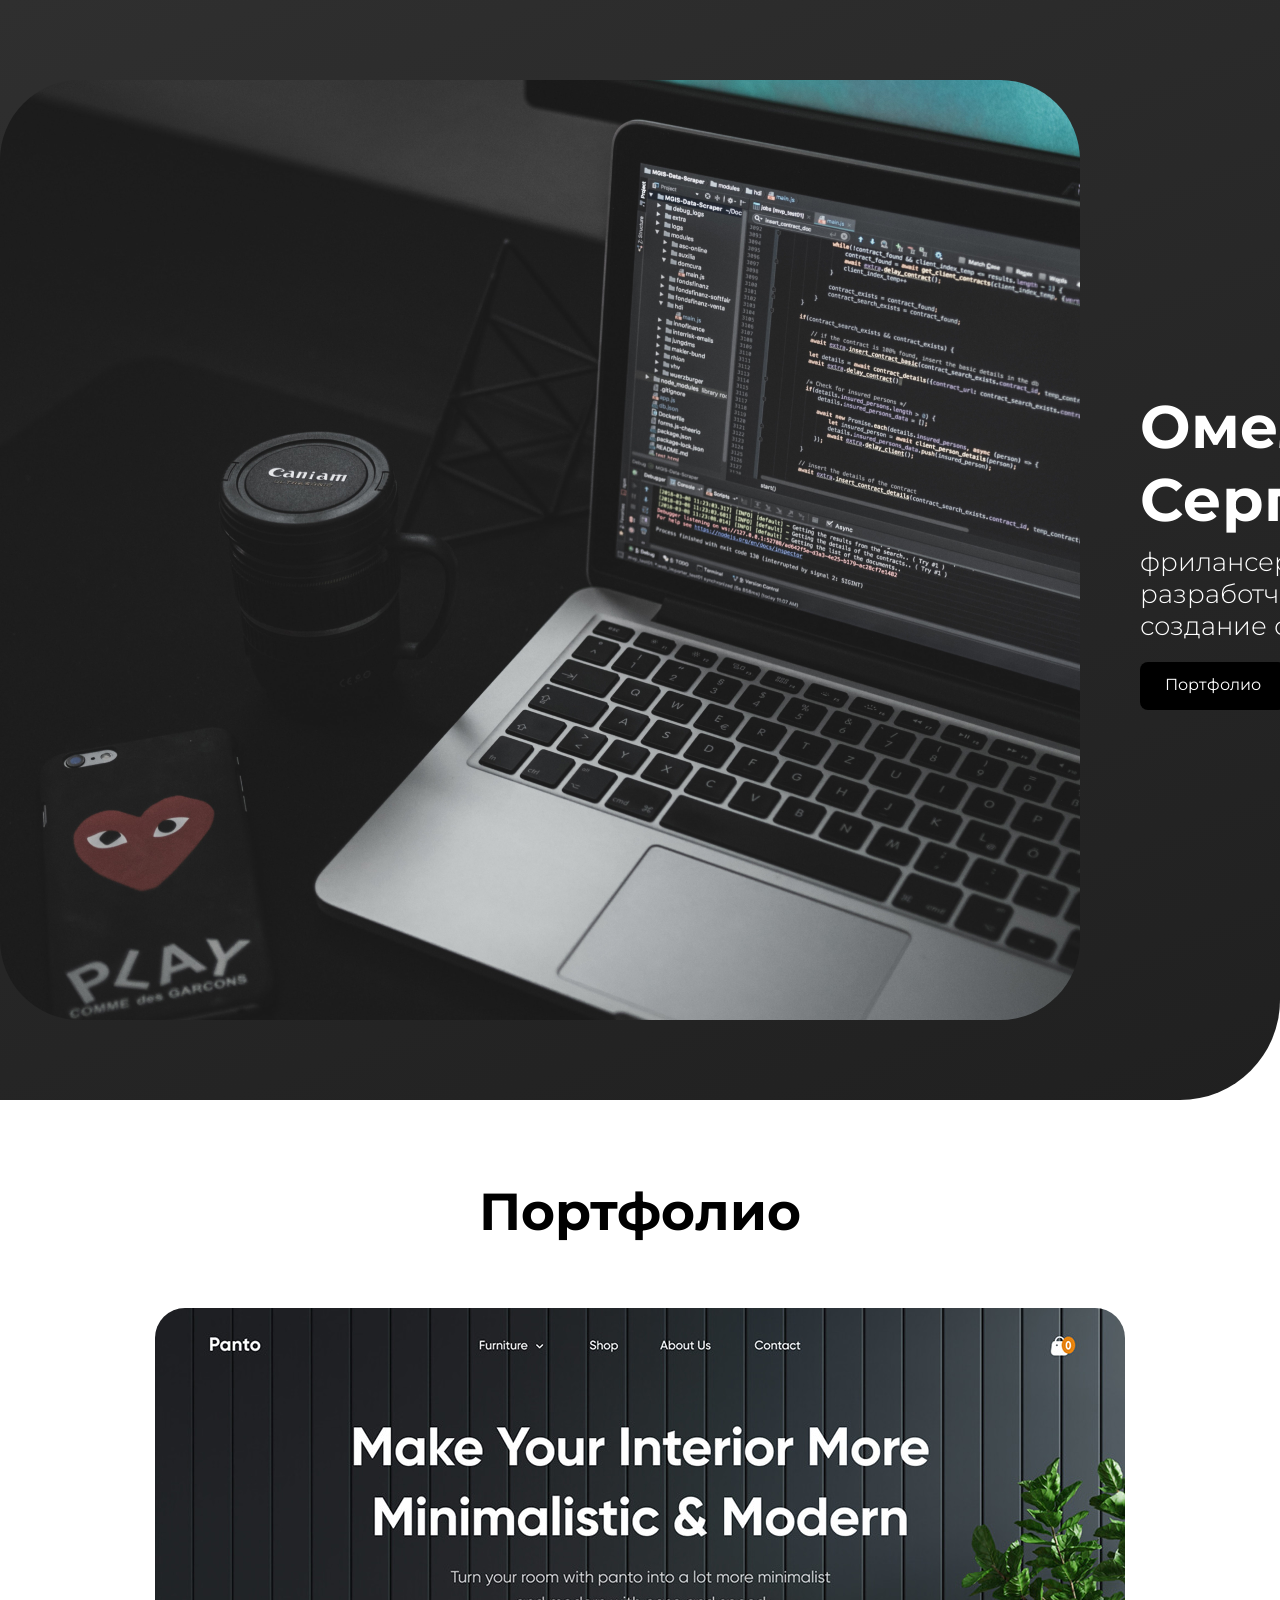
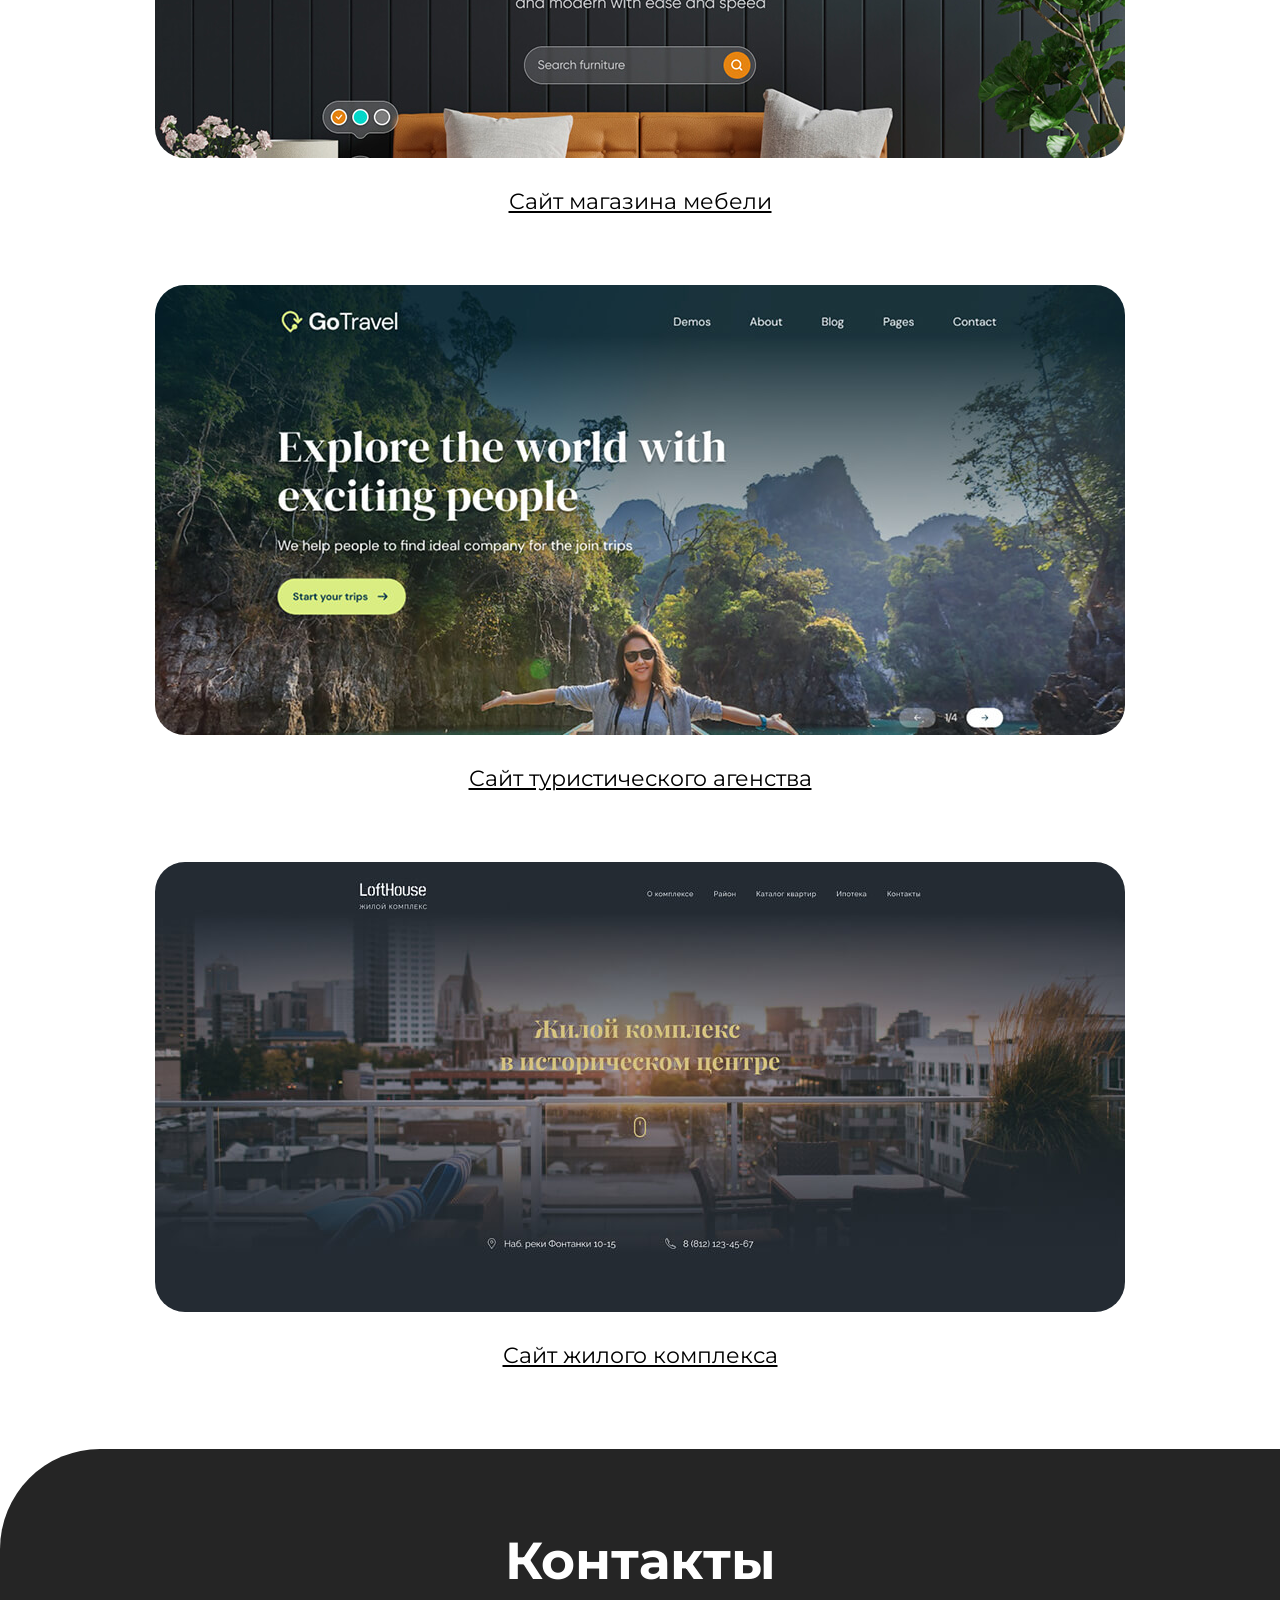
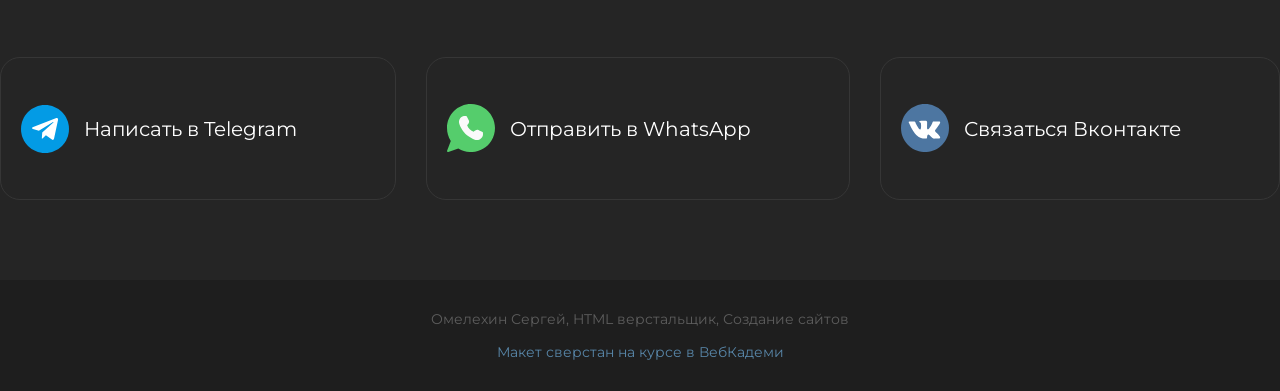
<file: index.html>
<!DOCTYPE html>
<html lang="ru">
  <head>
    <meta charset="UTF-8" />
    <meta name="viewport" content="width=device-width, initial-scale=1.0" />
    <title>My portfolio</title>
    <link rel="stylesheet" href="reset.css"/>
    <link rel="stylesheet" href="main.css"/>
    <link rel="stylesheet" href="media.css"/>
    <link rel="icon" type="image/x-icon" href="/favicons/favicon.svg" />
    <link rel="apple-touch-icon" sizes="180x180" href="/favicons/apple-touch-icon.png" />
  </head>
  <body>
    <header class="header">
      <div class="container">
        <div class="header-row">
          <img src="photo.jpg" srcset="photo@2x.jpg" alt="photo" class="header-img">
          <div class="header-desc">
            <h1 class="header-title">Омелехин Сергей</h1>
            <p class="header-text">
              фрилансер, веб-разработчик, <br>  
              создание сайтов
            </p>
           <div class="header-btns">
              <a href="#portfolio" class="btn">Портфолио</a>
              <a href="#contacts" class="btn-outline">Контакты</a> 
            </div>
          </div>
        </div>
      </div> 
      <!-- <video class="header-video" autoplay muted loop> 
<source type="video/mp4" src="">
      </video> -->
    </header>
    
    <!-- main -->
    <main>
      <section class="portfolio" id="portfolio">
        <!-- <section class="portfolio" id="portfolio"> -->
        <div class="container">
          <h2 class="portfolio-title">Портфолио</h2>
          <div class="projects">
            <article class="project">
              <a href="./panto.html">
                <img
                  src="project-01.jpg"
                  srcset="project-01 (1).jpg"
                  alt="Сайт магазин мебели"
                  class="project-img"
              /></a>
              <h3 class="project-title">
                <a href="panto.html" target="_blank">Сайт магазина мебели</a>
              </h3>
            </article>
            <article class="project">
              <a href="#!">
                <img
                  src="project-02 (1).jpg"
                  srcset="project-02 (2).jpg"
                  alt="Сайт магазин мебели"
                  class="project-img"></a>
              <h3 class="project-title">
                <a href="GO trevel.html" target="_blank">Сайт туристического агенства</a>
              </h3>
            </article>
            <article class="project">
              <a href="#!">
                <img
                  src="project-03@2x.jpg"
                  srcset="project-03.jpg"
                  alt="Сайт магазин мебели"
                  class="project-img"/></a>
              <h3 class="project-title">
                <a href="LoftHouse.html" target="_blank">Сайт жилого комплекса</a>
              </h3>
            </article>
          </div>
        </div>
      </section>
      <section class="contacts" id="contacts">
        <div class="container">
          <h2 class="contacts-title">Контакты</h2>

          <div class="messangers">
            <a href="#!" target="_blank" class="messanger">
              <img src="telegram.svg" alt="Telegram" />Написать в
              Telegram</a
            >
            <a href="#!" target="_blank" class="messanger">
              <img src="whatsapp.svg" alt="WhatsApp" />Отправить в
              WhatsApp</a
            >
            <a href="#!" target="_blank" class="messanger">
              <img src="vk.svg" alt="Вконтакте" />Связаться Вконтакте</a
            >
          </div>
        </div>
      </section>
    </main>
    <footer class="footer">
      <div class="container">
        <div class="footer-inner">
          <p>Омелехин Сергей, HTML верстальщик, Создание сайтов</p>
          <p>
            <a href="https://webcademy.ru" target="_blank">Макет сверстан на курсе в ВебКадеми</a>
          </p>
        </div>
      </div>
    </footer>
  </body>
</html>
</file>
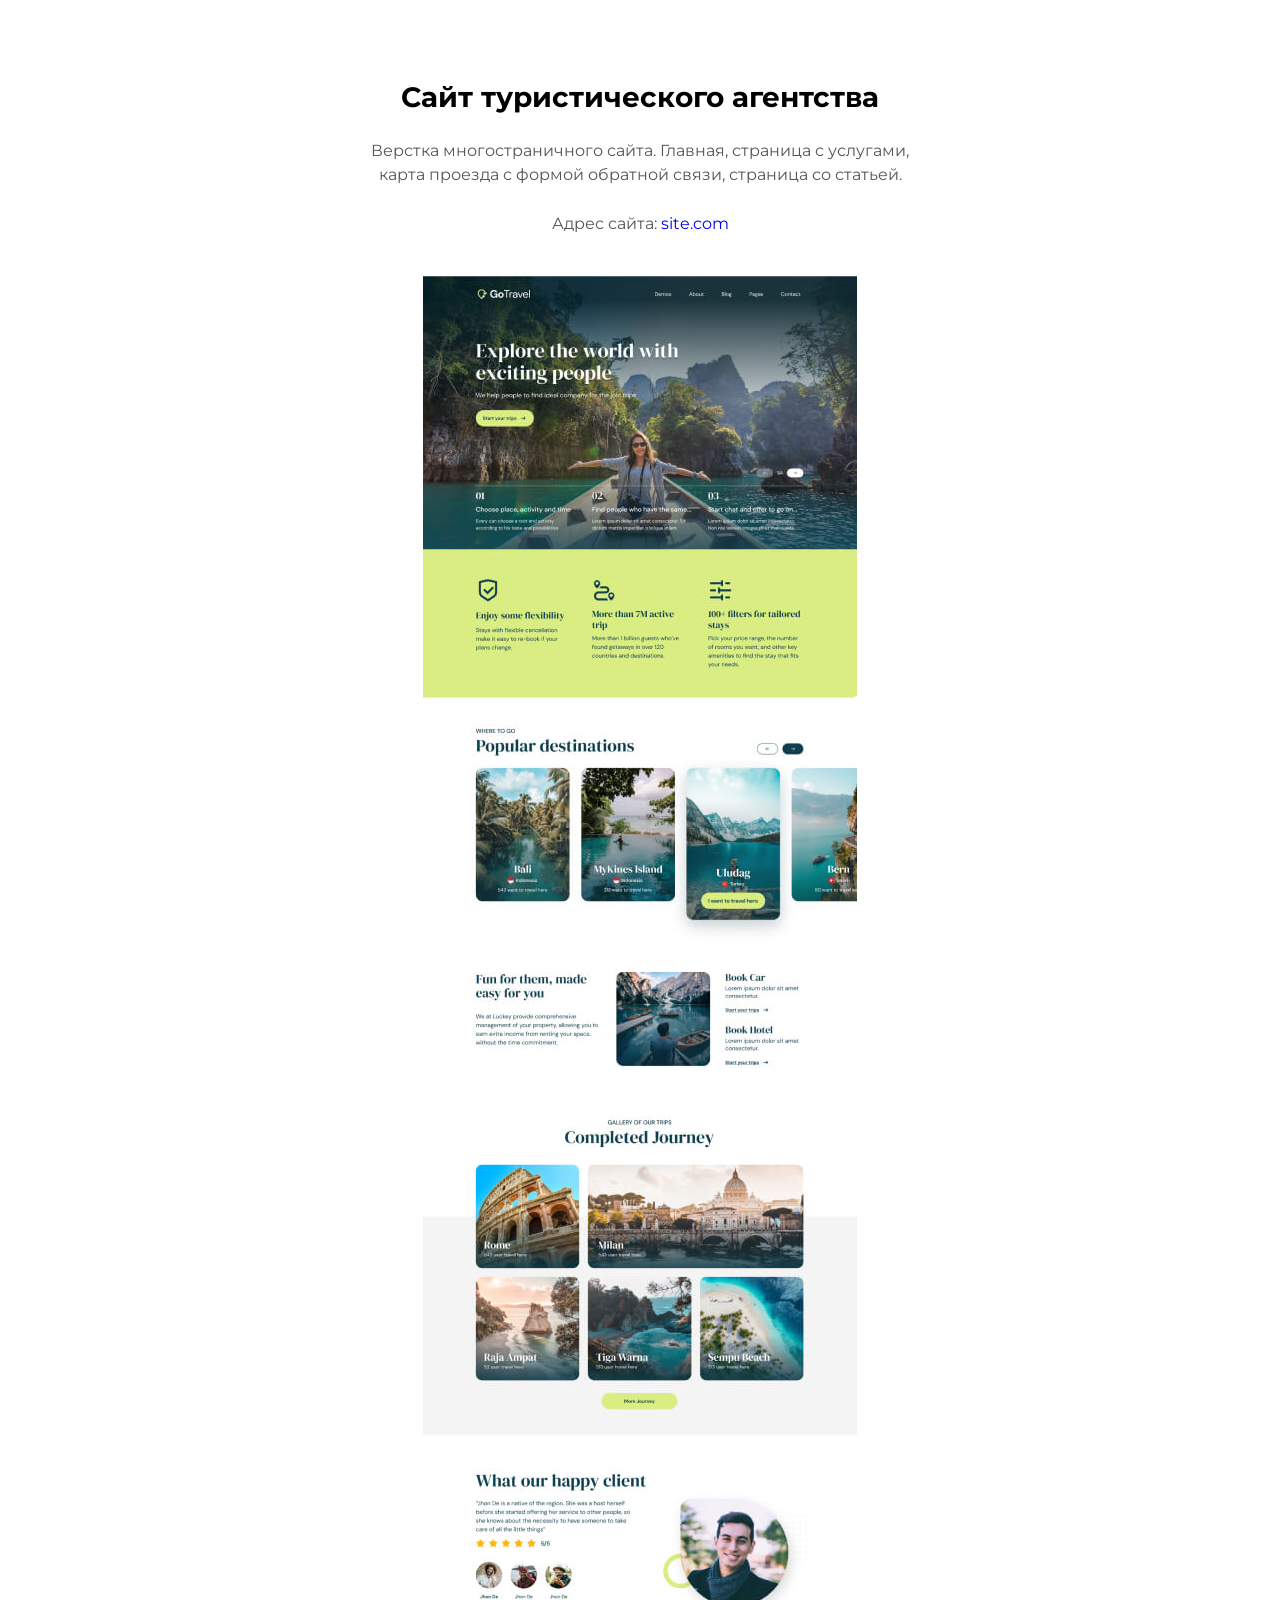
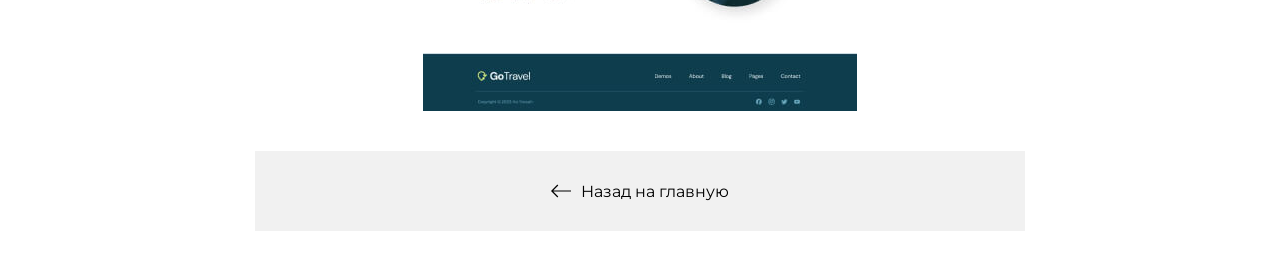
<file: GO trevel.html>
<!DOCTYPE html>
<html lang="en">
  <head>
    <meta charset="UTF-8" />
    <meta name="viewport" content="width=device-width, initial-scale=1.0" />
    <title>Сайт туристического агенства</title>
    <link rel="stylesheet" href="reset.css">
    <link rel="stylesheet" href="main.css">
    <link rel="stylesheet" href="media.css">



    <link rel="icon" type="image/x-icon" href="/favicons/favicon.svg">
<link rel="apple-touch-icon" sizes="180x180" href="/favicons/Vector.png">
  </head>
  <body>
    <article class="inner-page">
      <div class="container">
        <div class="inner-page-details">
          <h1 class="inner-page-title">Сайт туристического агентства</h1>

          <div class="inner-page-text">
            <p>
              Верстка многостраничного сайта. Главная, страница с услугами,
              карта проезда с формой обратной связи, страница со статьей.
            </p>
            <p class="link">
              Адрес сайта: <a href="#!" target="_blank">site.com</a>
            </p>
          </div>
        </div>

        <img
          class="inner-page-img"
          src="project-go-travel (1).jpg"
          srcset="project-go-travel.jpg"
          alt="Сайт туристического агентства"
        />

        <a href="index.html" class="inner-page-backlink">
          <img src="arrow-left.svg" alt="Назад на главную" />Назад на
          главную</a
        >
      </div>
    </article>
  </body>
</html>
</file>
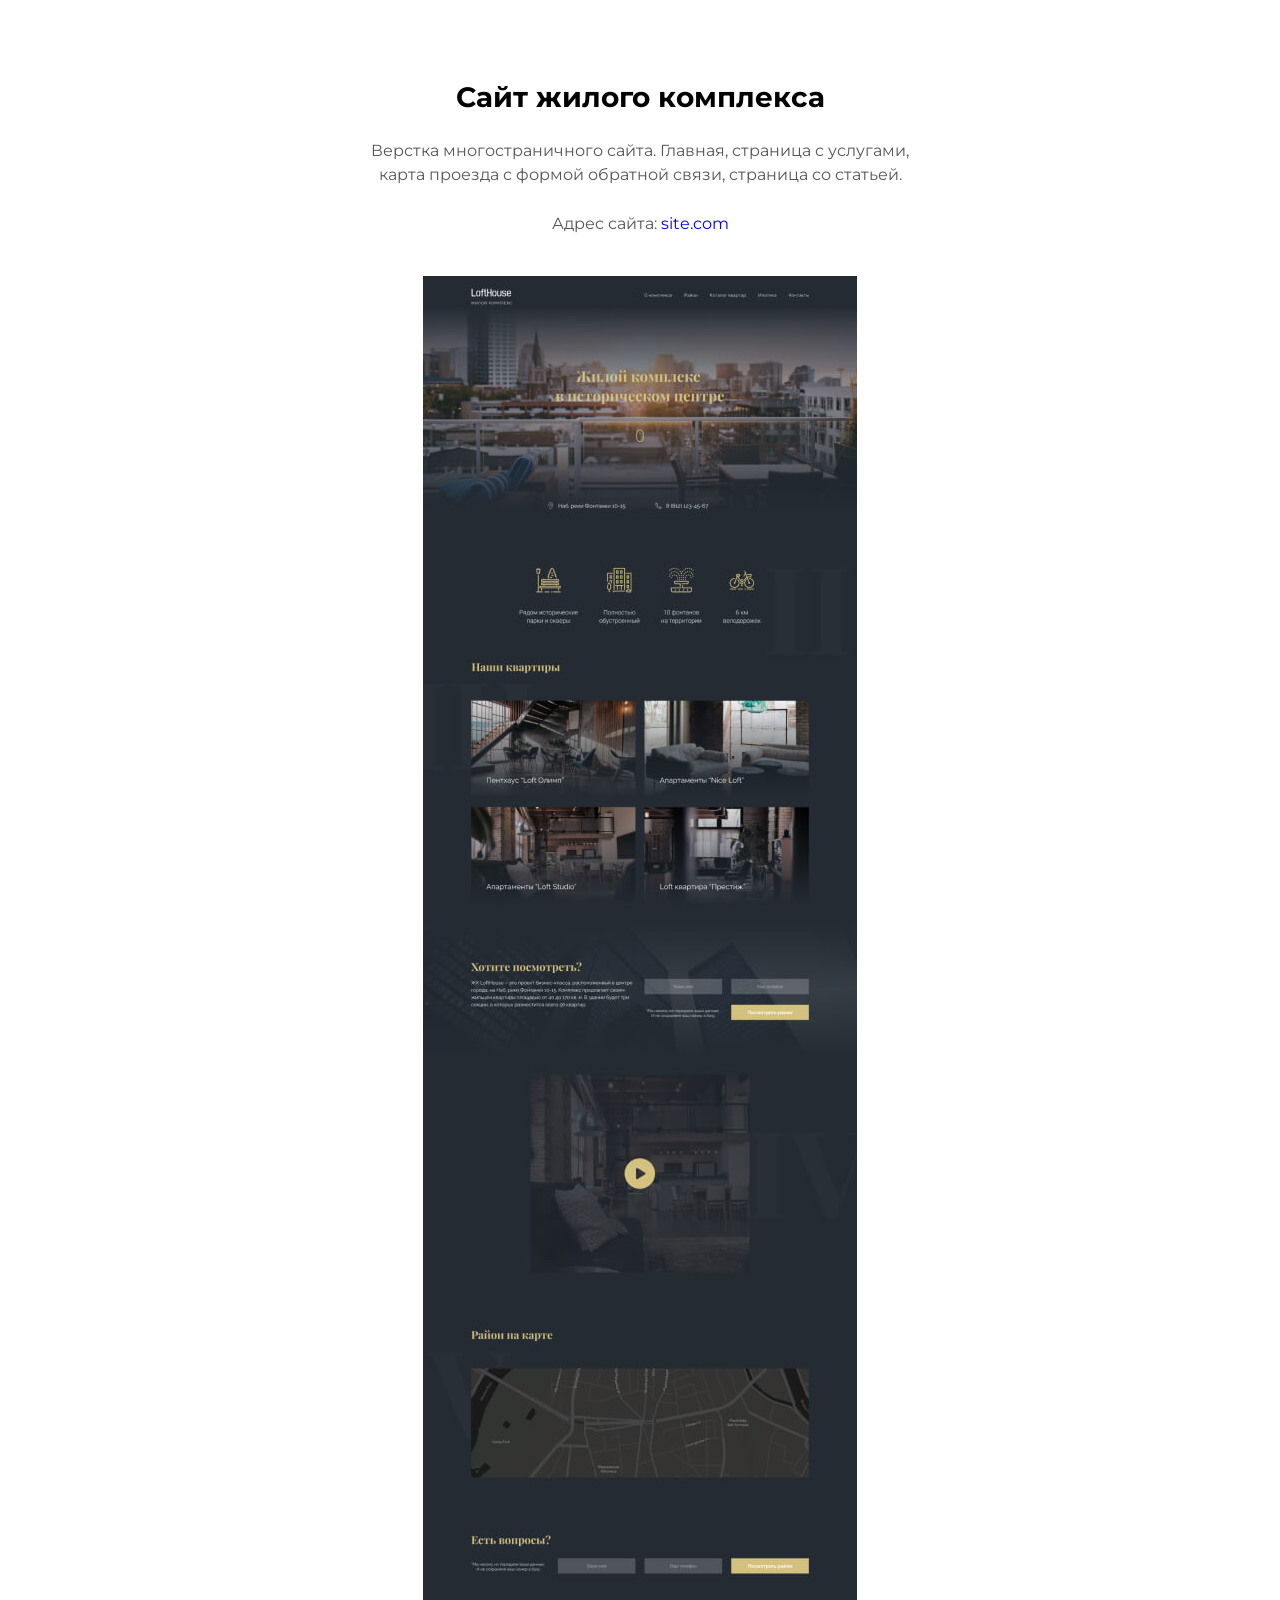
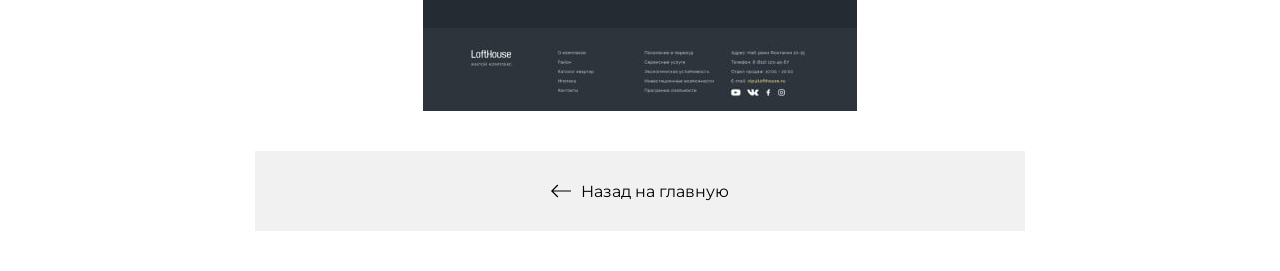
<file: LoftHouse.html>
<!DOCTYPE html>
<html lang="en">
<head>
    <meta charset="UTF-8">
    <meta name="viewport" content="width=device-width, initial-scale=1.0">
    <title>Сайт жилого комплекса</title>
    <link rel="stylesheet" href="reset.css">
    <link rel="stylesheet" href="main.css">
    <link rel="stylesheet" href="media.css">


    <link rel="icon" type="image/x-icon" href="/favicons/favicon.svg">
<link rel="apple-touch-icon" sizes="180x180" href="/favicons/apple-touch-icon.png">
</head>
<body>
    <article class="inner-page">
    <div class="container">

        <div class="inner-page-details">
<h1 class="inner-page-title">Сайт жилого комплекса</h1>

 <div class="inner-page-text">  
<p>Верстка многостраничного сайта. Главная, страница с услугами, карта проезда с формой обратной связи, страница со статьей.
</p>
<p class="link">Адрес сайта: <a href="#!" target="_blank">site.com</a></p>
</div>
</div>




<img class="inner-page-img" src="project-lofthouse (1).jpg" 
srcset="project-lofthouse.jpg"
 alt="Сайт жилого комплекса">

<a href="index.html" class="inner-page-backlink">
    <img src="arrow-left.svg" alt="Назад на главную">Назад на главную</a>
    
</body>
</html>
</file>
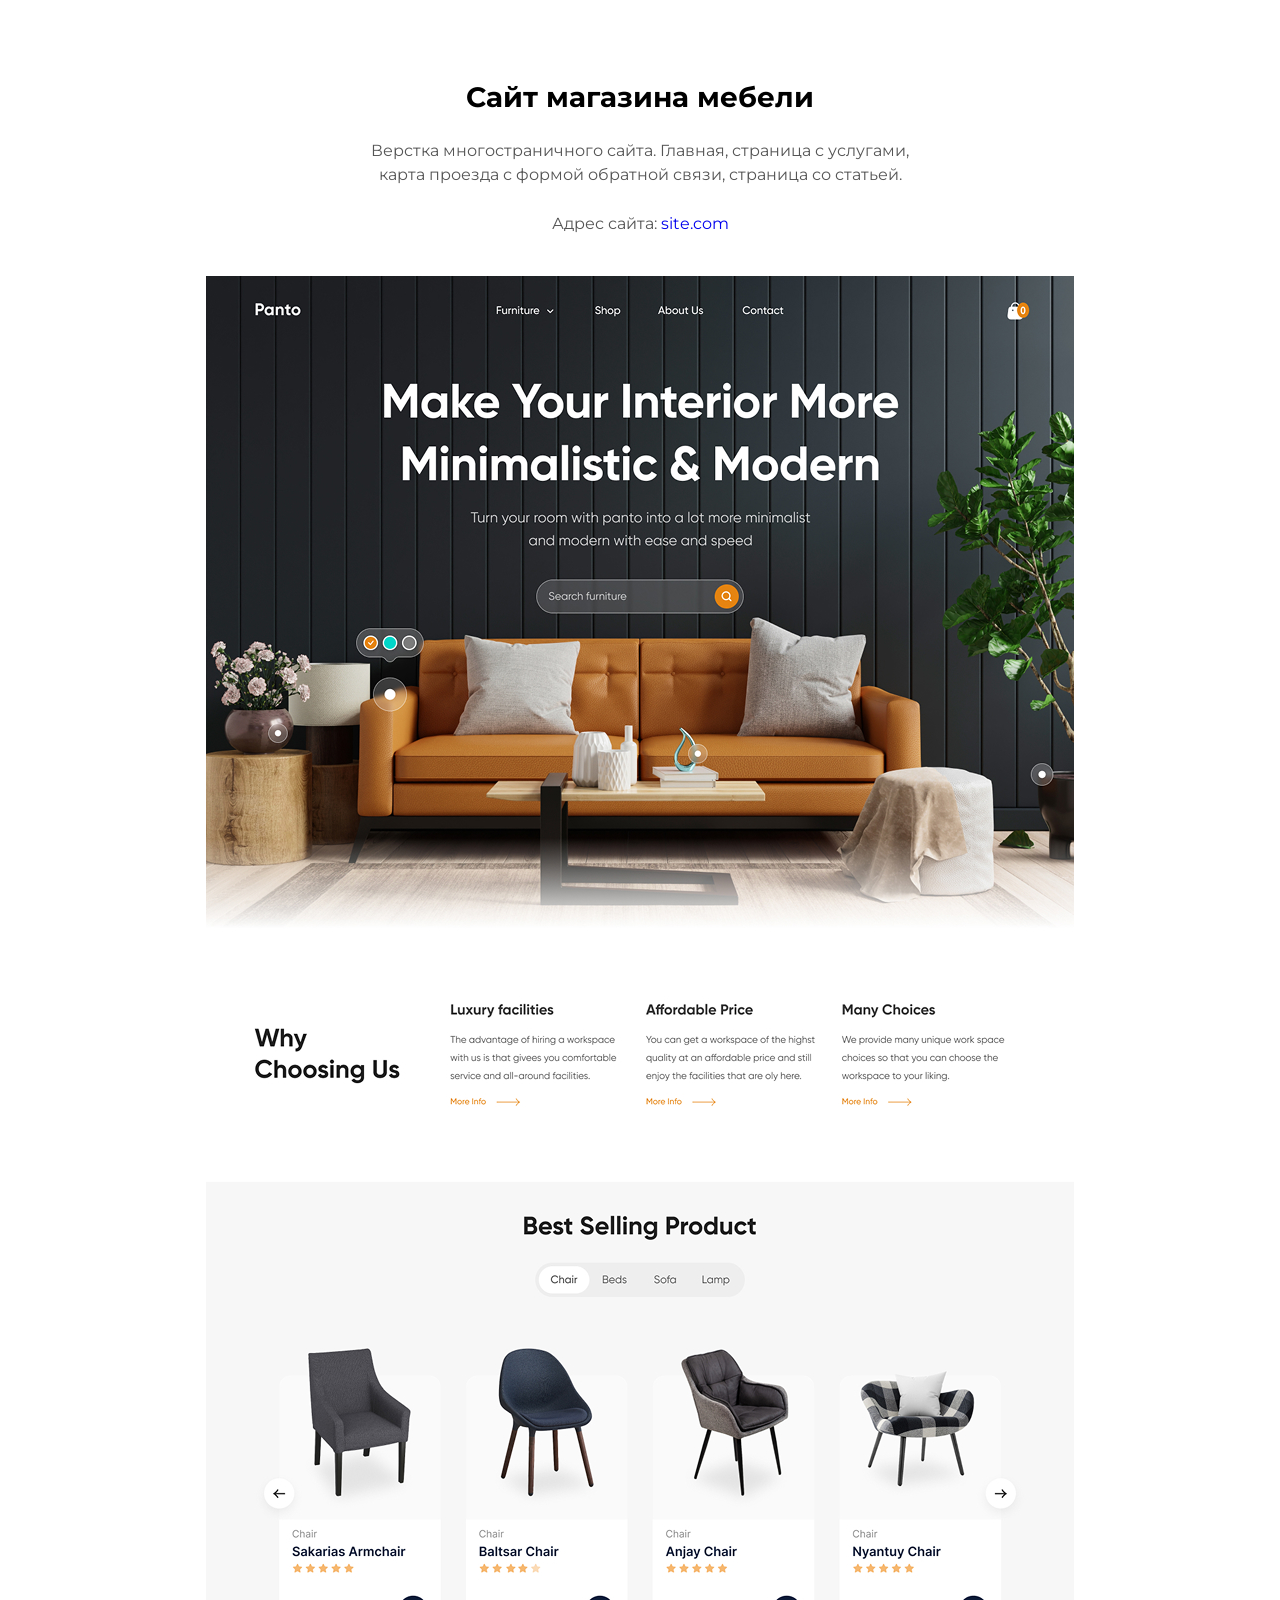
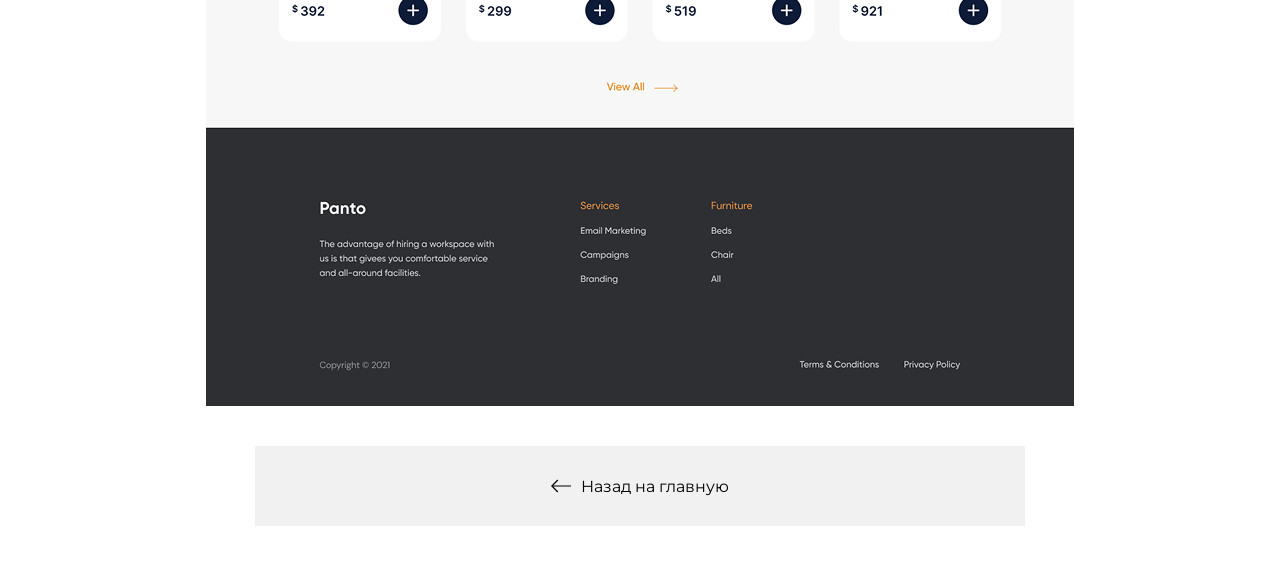
<file: panto.html>
<!DOCTYPE html>
<html lang="en">
  <head>
    <meta charset="UTF-8" />
    <meta name="viewport" content="width=device-width, initial-scale=1.0" />
    <title>Сайт магазина мебели</title>
    <link rel="stylesheet" href="reset.css">
    <link rel="stylesheet" href="main.css">
    <link rel="stylesheet" href="media.css">


    <link rel="icon" type="image/x-icon" href="/favicons/favicon.svg">
<link rel="apple-touch-icon" sizes="180x180" href="/favicons/apple-touch-icon.png">
  </head>
  <body>
    <article class="inner-page">
      <div class="container">
        <div class="inner-page-details">
          <h1 class="inner-page-title">Сайт магазина мебели</h1>

          <div class="inner-page-text">
            <p>
              Верстка многостраничного сайта. Главная, страница с услугами,
              карта проезда с формой обратной связи, страница со статьей.
            </p>
            <p class="link">
              Адрес сайта: <a href="#!" target="_blank">site.com</a>
            </p>
          </div>
        </div>

        <img
          class="inner-page-img"
          src="project-panto-full (1).jpg"
          srcset="project-panto-full@2x.jpg"
          alt="Сайт магазина мебели"
        />

        <a href="index.html" class="inner-page-backlink">
          <img src="arrow-left.svg" alt="Назад на главную" />Назад на
          главную</a
        >
      </div>
    </article>
  </body>
</html>
<!- 
<body>
</file>
<file: main.css>
@import url('https://fonts.googleapis.com/css2?family=Montserrat:ital,wght@0,100..900;1,100..900&family=Roboto:ital,wght@0,100..900;1,100..900&display=swap');


/* Base */

html {
  scroll-behavior: smooth; /* обеспечивает плавную анимированную прокрутку */
}

body {
    font-family: "Montserrat", sans-serif;
   font-optical-sizing: auto;  /* это CSS‑свойство, которое управляет оптическим изменением размера глифов (символов) в вариативных шрифтах.*/
  font-weight: 400;
  font-style: normal;      /*свойство, которое задаёт обычное (прямое) начертание шрифта.*/
}

.none {
  display: none !important;
}

.cotainer {
  max-width: 1200px;
  margin: 0 auto;
  padding: 0 15px;
}



/* header */


.header {
    padding-top: 80px;
    padding-bottom: 80px;
    
    border-bottom-right-radius: 100px;
    background: #252525 linear-gradient(158deg, #2f2f2f 0%, #202020 100%);
background-color: #000;
    color: #fff;
}

.header .cotainer {
  position: relative;
  z-index: 9;
}

/* .header-video { 

left: 0;
top: 0;
width: 100%;
height: 100%;
object-fit: cover;
object-position: center;

opacity: 0,5;
}  */




.header-row {
  display: flex;
  flex-direction: row;
  align-items: center;
  column-gap: 60px;

}

.header-img {
  border-radius: 80px;
}

.header-title {
  margin-bottom: 10px;
  font-weight: 700;
  font-size: 60px;
  }

.header-text {
  margin-bottom: 20px;
  font-size: 26px;
  font-weight: 300;
}

.header-btns {
  display: flex;
  column-gap: 20px;
}

.btn {
  height: 48px;
  padding-top: 15px;
  padding-left: 25px;
  padding-bottom: 15px;
  padding-right: 25px;


  background-color: #000000;
  border-radius: 8px;

  color: #fff;
  line-height: 1;

  transition: all 0.2s ease-in;
}


.btn:hover {
  background-color: #1782cf;
}

.btn-outline {
  height: 48px;
  padding-top: 15px;
  padding-left: 25px;
  padding-bottom: 15px;
  padding-right: 25px;
  

  border: 1px solid #383838;
  border-radius: 0px;

  color: #fff;
  line-height: 1;

  transition: all 0.2s ease-in;
}

.btn-outline:hover {
  border-color: #1782cf;
}

/* portfolio */

.portfolio {
  padding: 80px 0;
}

.portfolio-title {
  margin-bottom: 65px;
  font-size: 52px;
  font-weight: 700;
  text-align: center;
}

.projects {
display: flex;
flex-direction: column;
row-gap: 70px;
align-items: center;
}

.project {
  text-align: center;
}

.project-img {
margin-bottom: 30px;
border-radius: 30px;

transition: opacity 0.2s ease-in;
}

.project-img:hover {
  opacity: 0.8;
}


.project-title {
font-size: 22px;
}

.project-title a {
color: #000000;
text-decoration: underline;
}


.contacts {
    padding: 80px 0;
    border-top-left-radius: 100px;
    background-color: #252525;
    color: #fff;
}

.contacts-title {
    margin-bottom: 65px;
    font-size: 52px;
    font-weight: 700;
    text-align: center;
}

.messangers {
    display: flex;
    flex-wrap: wrap;
    column-gap: 30px;
    row-gap: 30px;

}

.messanger {
    flex-grow: 1;

    display: flex;
    column-gap: 15px;
    align-items: center;

    padding: 46px 20px;
    border-radius: 20px;
    border: 1px solid #363636;

    color: #fff;
    font-size: 20px;

    transition: background-color 0.2s ease-in;
}

.messanger:hover {
    background-color: #1E1E1E;

    
}


/* footer */  
.footer {
  padding: 30px 0;
  background-color: #1e1e1e;

  color: #5d5d5d;
}
.footer a {
color: #5886a8;
}

.footer-inner {
font-size: 14px;
text-align: center;
}

.footer-inner p + p {
margin-top: 15px;
}

/* inner Page  */

.inner-page {
  padding: 80px 0 40px;
}

.inner-page-details {
  display: flex;
  flex-direction: column;
  row-gap: 25px;
  align-items: center;

  margin-bottom: 40px;
  text-align: center;

}

.inner-page-title {
    font-size: 28px;
    font-weight: 700;
}

.inner-page-text {
    max-width: 570px;

    display: flex;
    flex-direction: column;
    row-gap: 25px;

    color: #555555;
    line-height: 1.5;
}

.inner-page-link {
    color: #000;
}

.inner-page-link a {
    color: #000;
    text-decoration: underline;
}

.inner-page-img {
    display: block;
    margin: 0 auto;
    margin-bottom: 40px;
}

.inner-page-backlink {
    max-width: 770px;
    margin: 0 auto;
    padding: 30px;

    display: flex;
    column-gap: 10px;
    align-items: center;
    justify-content: center;

    background-color: #F1F1F1;
    text-align: center;
    color: #000;

    transition: all 0.2s ease-in;
}

.inner-page-backlink:hover {
    background-color: #dedede;
}
</file>
<file: media.css>
@media (max-width: 1080px) {
    .header-row {
  column-gap: 30px;


}

.header-img {
    width: 300px;
  border-radius: 30px;
}

.header-title {
 font-size: 52px;
  }

  .header-text {
  font-size: 22px;
  
}

.portfolio-title {
  font-size: 42px;
  
}

.contacts-title {
    font-size: 42px;
    
}

.inner-page-title {
    font-size: 42px;
    
}

}


@media (max-width: 767px) {
.header {
        padding-top: 20px;
       
        padding-bottom: 40px;
        
        border-bottom-right-radius: 60px;
    }

    .header-row {
        flex-direction: column;
        align-items: flex-start;
        row-gap: 20px;
    }

    .header-img {
        max-width: 100%;
        width: auto;
    }

    .header-title {
        font-size: 32px;
    }

    .header-text {
        font-size: 18px;
    }

    /* BTNS */

    .btn,
    .btn-outline {
        height: 42px;
        padding: 12px 15px 0;
    }

    /* PORTFOLIO */

    .portfolio {
        padding: 40px 0;
    }

    .portfolio-title {
        margin-bottom: 30px;
        font-size: 28px;
    }

    .projects {
        row-gap: 30px;
    }

    .project-img {
        margin-bottom: 20px;
        border-radius: 14px;
    }

    .project-title {
        font-size: 16px;
    }

    /* Contacts */

    .contacts {
        padding: 40px 0;
        border-top-left-radius: 60px;
    }

    .contacts-title {
        margin-bottom: 30px;
        font-size: 28px;
    }

    .messangers {
        gap: 20px;
    }

    .messanger {
        padding: 32px 20px;
        border-radius: 12px;
        font-size: 16px;
    }

    /* FOOTER */

    .footer-inner {
        font-size: 12px;
    }

    /* INNER PAGE */

    .inner-page {
        padding: 40px 0 20px;
    }

.inner-page-details {
        row-gap: 20px;
        margin-bottom: 20px;
    }


    .inner-page-title {
        margin-bottom: 20px;
        font-size: 28px;
    }

    

    .inner-page-text {
        row-gap: 20px;
    }

    .inner-page-img {
        margin-bottom: 20px;
    }

    .inner-page-backlink {
        padding: 20px;
    }
}
</file>
